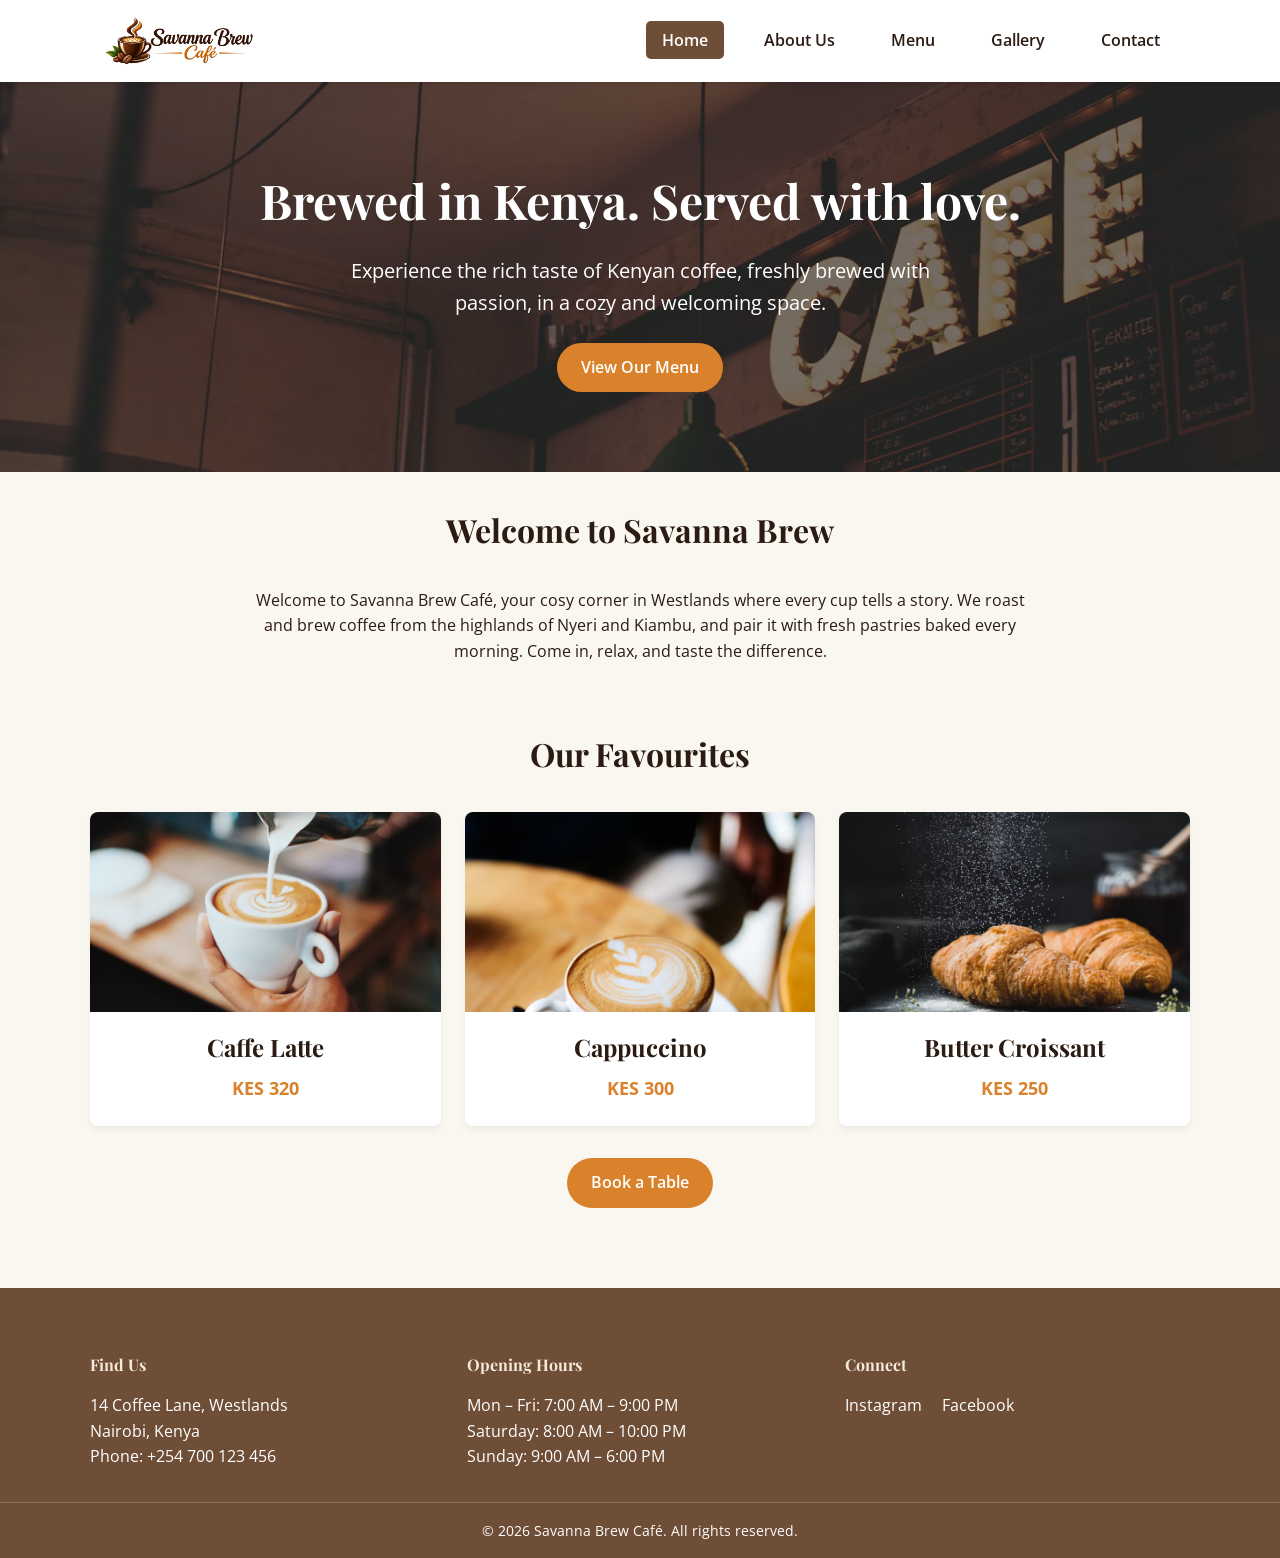
<file: index.html>
<!DOCTYPE html>
<html lang="en">
<head>
  <meta charset="UTF-8">
  <meta name="viewport" content="width=device-width, initial-scale=1.0">
  <title>Savanna Brew Café | Home</title>
  <link rel="stylesheet" href="css/style.css">
</head>
<body>

  <!-- Header & Navigation Bar -->
  <header>
    <div class="nav-container">
      <a href="index.html" class="logo">
        <img src="images/logo.png" alt="Savanna Brew Café Logo">
      </a>
      <nav>
        <ul>
          <li><a href="index.html" class="active">Home</a></li>
          <li><a href="about.html">About Us</a></li>
          <li><a href="menu.html">Menu</a></li>
          <li><a href="gallery.html">Gallery</a></li>
          <li><a href="contact.html">Contact</a></li>
        </ul>
      </nav>
    </div>
  </header>

  <main>
    <!-- Hero Banner Section -->
    <section class="hero">
      <h1>Brewed in Kenya. Served with love.</h1>
      <p>Experience the rich taste of Kenyan coffee, freshly brewed with passion, in a cozy and welcoming space.</p>
      <a href="menu.html" class="btn">View Our Menu</a>
    </section>

    <!-- Welcome Description -->
    <section class="container">
      <h2 class="section-title">Welcome to Savanna Brew</h2>
      <p style="text-align: center; max-width: 800px; margin: 0 auto;">
        Welcome to Savanna Brew Café, your cosy corner in Westlands where every cup tells a story. We roast and brew coffee from the highlands of Nyeri and Kiambu, and pair it with fresh pastries baked every morning. Come in, relax, and taste the difference.
      </p>
    </section>

    <!-- Featured Favourites Cards -->
    <section class="container">
      <h2 class="section-title">Our Favourites</h2>
      <div class="card-grid">
        <article class="card">
          <img src="images/latte.jpg" alt="Caffe Latte mug">
          <h3>Caffe Latte</h3>
          <p class="price">KES 320</p>
        </article>

        <article class="card">
          <img src="images/cappuccino.jpg" alt="Hot Cappuccino with foam art">
          <h3>Cappuccino</h3>
          <p class="price">KES 300</p>
        </article>

        <article class="card">
          <img src="images/croissant.jpg" alt="Freshly baked butter croissant">
          <h3>Butter Croissant</h3>
          <p class="price">KES 250</p>
        </article>
      </div>

      <div style="text-align: center; margin-top: 2rem;">
        <a href="contact.html" class="btn">Book a Table</a>
      </div>
    </section>
  </main>

  <!-- Reusable Footer -->
  <footer>
    <div class="container footer-columns">
      <div class="footer-col">
        <h4>Find Us</h4>
        <p>14 Coffee Lane, Westlands</p>
        <p>Nairobi, Kenya</p>
        <p>Phone: +254 700 123 456</p>
      </div>

      <div class="footer-col">
        <h4>Opening Hours</h4>
        <p>Mon – Fri: 7:00 AM – 9:00 PM</p>
        <p>Saturday: 8:00 AM – 10:00 PM</p>
        <p>Sunday: 9:00 AM – 6:00 PM</p>
      </div>

      <div class="footer-col">
        <h4>Connect</h4>
        <div class="social-links">
          <a href="https://instagram.com" target="_blank" rel="noopener noreferrer">Instagram</a>
          <a href="https://facebook.com" target="_blank" rel="noopener noreferrer">Facebook</a>
        </div>
      </div>
    </div>
    <div class="footer-bottom">
      <p>&copy; 2026 Savanna Brew Café. All rights reserved.</p>
    </div>
  </footer>

</body>
</html>
</file>
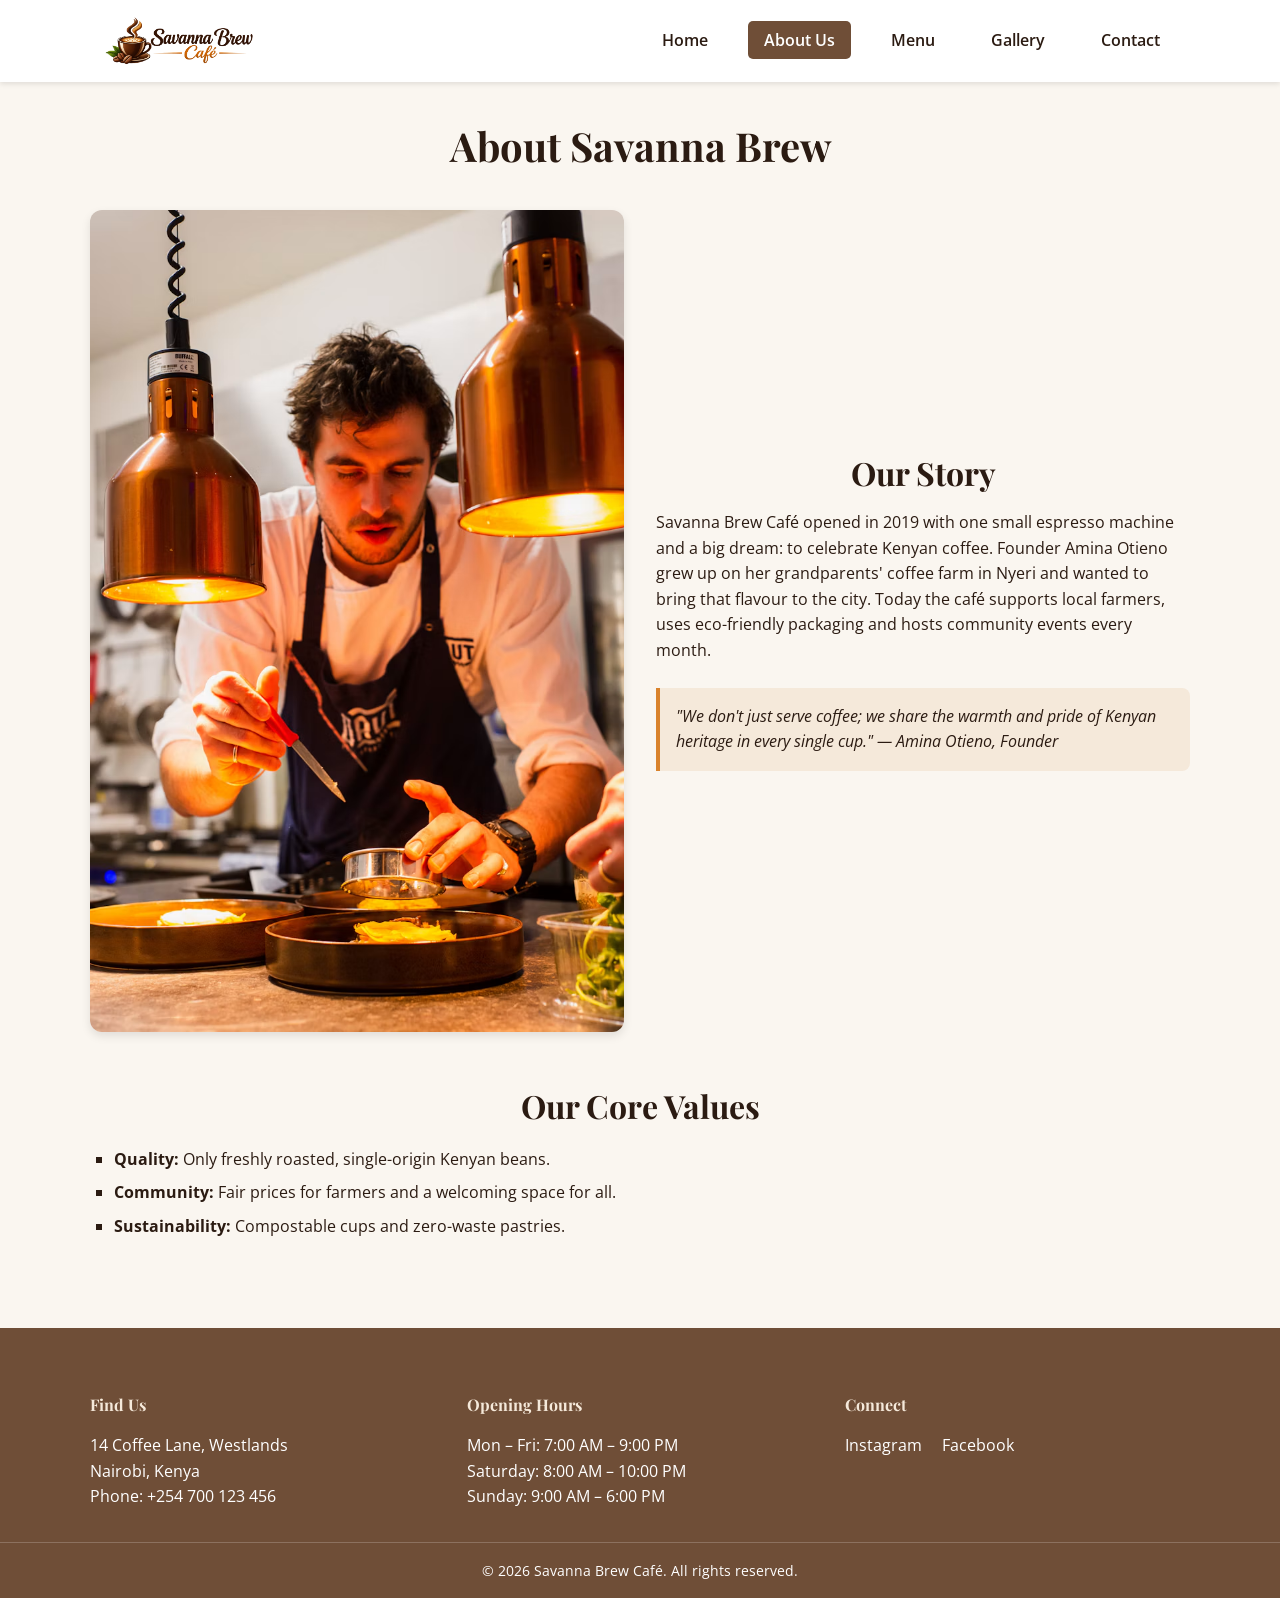
<file: about.html>
<!DOCTYPE html>
<html lang="en">
<head>
  <meta charset="UTF-8">
  <meta name="viewport" content="width=device-width, initial-scale=1.0">
  <title>Savanna Brew Café | About Us</title>
  <link rel="stylesheet" href="css/style.css">
</head>
<body>

  <!-- Header & Navigation Bar -->
  <header>
    <div class="nav-container">
      <a href="index.html" class="logo">
        <img src="images/logo.png" alt="Savanna Brew Café Logo">
      </a>
      <nav>
        <ul>
          <li><a href="index.html">Home</a></li>
          <li><a href="about.html" class="active">About Us</a></li>
          <li><a href="menu.html">Menu</a></li>
          <li><a href="gallery.html">Gallery</a></li>
          <li><a href="contact.html">Contact</a></li>
        </ul>
      </nav>
    </div>
  </header>

  <main class="container">
    <h1 style="text-align: center; margin-bottom: 2rem;">About Savanna Brew</h1>

    <!-- Two-Column Owner Story Section -->
    <section class="about-grid">
      <div class="about-img">
        <img src="images/about-owner.jpg" alt="Amina Otieno, Founder of Savanna Brew Café">
      </div>
      <div class="about-text">
        <h2>Our Story</h2>
        <p>
          Savanna Brew Café opened in 2019 with one small espresso machine and a big dream: to celebrate Kenyan coffee. Founder Amina Otieno grew up on her grandparents' coffee farm in Nyeri and wanted to bring that flavour to the city. Today the café supports local farmers, uses eco-friendly packaging and hosts community events every month.
        </p>
        <blockquote>
          "We don't just serve coffee; we share the warmth and pride of Kenyan heritage in every single cup."
          <cite>— Amina Otieno, Founder</cite>
        </blockquote>
      </div>
    </section>

    <!-- Core Values Section (Unordered List) -->
    <section>
      <h2>Our Core Values</h2>
      <ul class="values-list">
        <li><strong>Quality:</strong> Only freshly roasted, single-origin Kenyan beans.</li>
        <li><strong>Community:</strong> Fair prices for farmers and a welcoming space for all.</li>
        <li><strong>Sustainability:</strong> Compostable cups and zero-waste pastries.</li>
      </ul>
    </section>
  </main>

  <!-- Shared Footer -->
  <footer>
    <div class="container footer-columns">
      <div class="footer-col">
        <h4>Find Us</h4>
        <p>14 Coffee Lane, Westlands</p>
        <p>Nairobi, Kenya</p>
        <p>Phone: +254 700 123 456</p>
      </div>

      <div class="footer-col">
        <h4>Opening Hours</h4>
        <p>Mon – Fri: 7:00 AM – 9:00 PM</p>
        <p>Saturday: 8:00 AM – 10:00 PM</p>
        <p>Sunday: 9:00 AM – 6:00 PM</p>
      </div>

      <div class="footer-col">
        <h4>Connect</h4>
        <div class="social-links">
          <a href="https://instagram.com" target="_blank" rel="noopener noreferrer">Instagram</a>
          <a href="https://facebook.com" target="_blank" rel="noopener noreferrer">Facebook</a>
        </div>
      </div>
    </div>
    <div class="footer-bottom">
      <p>&copy; 2026 Savanna Brew Café. All rights reserved.</p>
    </div>
  </footer>

</body>
</html>
</file>
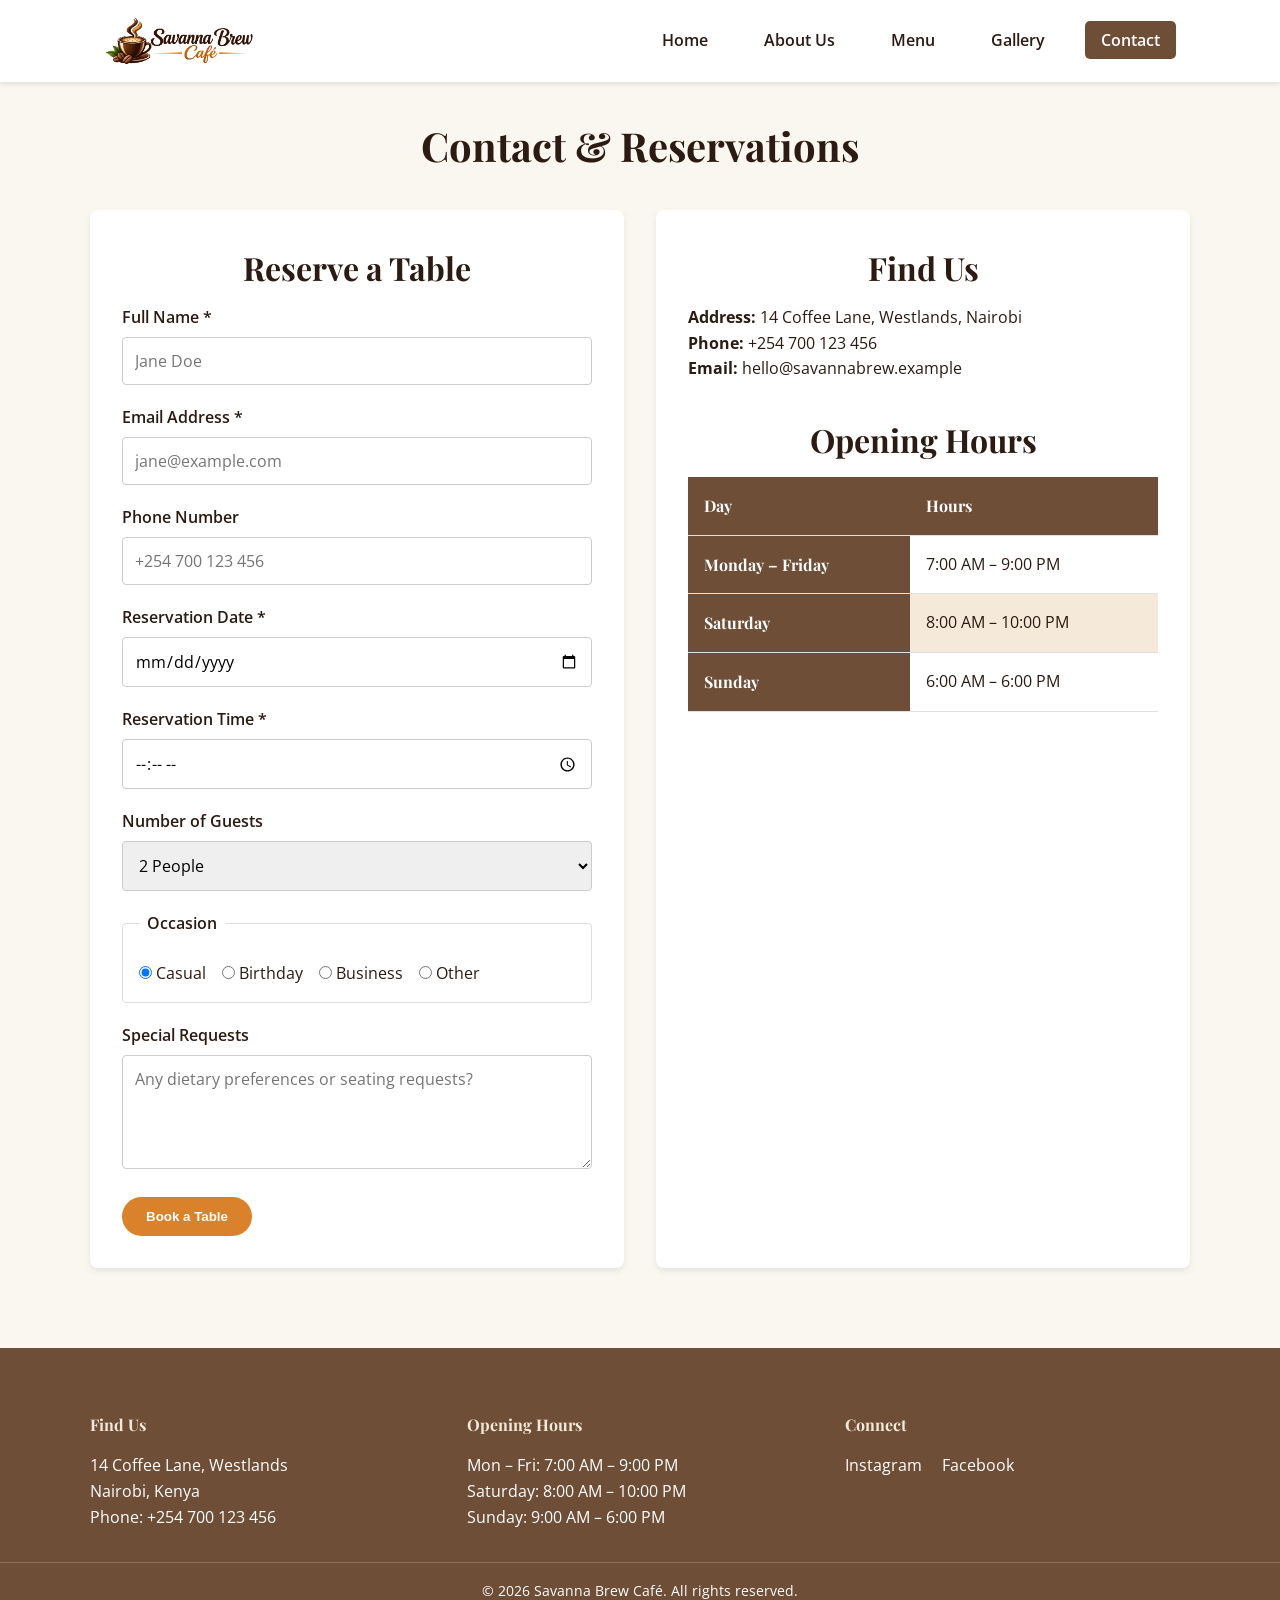
<file: contact.html>
<!DOCTYPE html>
<html lang="en">
<head>
  <meta charset="UTF-8">
  <meta name="viewport" content="width=device-width, initial-scale=1.0">
  <title>Savanna Brew Café | Contact &amp; Reservations</title>
  <link rel="stylesheet" href="css/style.css">
</head>
<body>

  <!-- Header & Navigation Bar -->
  <header>
    <div class="nav-container">
      <a href="index.html" class="logo">
        <img src="images/logo.png" alt="Savanna Brew Café Logo">
      </a>
      <nav>
        <ul>
          <li><a href="index.html">Home</a></li>
          <li><a href="about.html">About Us</a></li>
          <li><a href="menu.html">Menu</a></li>
          <li><a href="gallery.html">Gallery</a></li>
          <li><a href="contact.html" class="active">Contact</a></li>
        </ul>
      </nav>
    </div>
  </header>

  <main class="container">
    <h1 style="text-align: center; margin-bottom: 2rem;">Contact &amp; Reservations</h1>

    <div class="contact-grid">
      <!-- Reservation Form Section -->
      <section class="contact-form-container">
        <h2>Reserve a Table</h2>
        <form action="index.html" method="get">
          <div class="form-group">
            <label for="fullname">Full Name *</label>
            <input type="text" id="fullname" name="fullname" required placeholder="Jane Doe">
          </div>

          <div class="form-group">
            <label for="email">Email Address *</label>
            <input type="email" id="email" name="email" required placeholder="jane@example.com">
          </div>

          <div class="form-group">
            <label for="phone">Phone Number</label>
            <input type="tel" id="phone" name="phone" placeholder="+254 700 123 456">
          </div>

          <div class="form-group">
            <label for="res-date">Reservation Date *</label>
            <input type="date" id="res-date" name="res-date" required>
          </div>

          <div class="form-group">
            <label for="res-time">Reservation Time *</label>
            <input type="time" id="res-time" name="res-time" required>
          </div>

          <div class="form-group">
            <label for="guests">Number of Guests</label>
            <select id="guests" name="guests">
              <option value="1">1 Person</option>
              <option value="2" selected>2 People</option>
              <option value="3">3 People</option>
              <option value="4">4 People</option>
              <option value="5">5 People</option>
              <option value="6+">6+ (Group)</option>
            </select>
          </div>

          <fieldset>
            <legend>Occasion</legend>
            <div class="radio-group">
              <label><input type="radio" name="occasion" value="casual" checked> Casual</label>
              <label><input type="radio" name="occasion" value="birthday"> Birthday</label>
              <label><input type="radio" name="occasion" value="business"> Business</label>
              <label><input type="radio" name="occasion" value="other"> Other</label>
            </div>
          </fieldset>

          <div class="form-group">
            <label for="requests">Special Requests</label>
            <textarea id="requests" name="requests" rows="4" placeholder="Any dietary preferences or seating requests?"></textarea>
          </div>

          <button type="submit" class="btn">Book a Table</button>
        </form>
      </section>

      <!-- Find Us & Opening Hours Section -->
      <section class="contact-info-container">
        <h2>Find Us</h2>
        <p><strong>Address:</strong> 14 Coffee Lane, Westlands, Nairobi</p>
        <p><strong>Phone:</strong> +254 700 123 456</p>
        <p><strong>Email:</strong> hello@savannabrew.example</p>

        <h2 style="margin-top: 2rem;">Opening Hours</h2>
        <div class="table-wrapper">
          <table class="menu-table">
            <thead>
              <tr>
                <th scope="col">Day</th>
                <th scope="col">Hours</th>
              </tr>
            </thead>
            <tbody>
              <tr>
                <th scope="row">Monday – Friday</th>
                <td>7:00 AM – 9:00 PM</td>
              </tr>
              <tr>
                <th scope="row">Saturday</th>
                <td>8:00 AM – 10:00 PM</td>
              </tr>
              <tr>
                <th scope="row">Sunday</th>
                <td>6:00 AM – 6:00 PM</td>
              </tr>
            </tbody>
          </table>
        </div>

        <!-- Embedded Google Map -->
        <iframe 
          class="map-frame"
          src="https://www.google.com/maps/embed?pb=!1m18!1m12!1m3!1d15955.364654921908!2d36.799722!3d-1.266667!2m3!1f0!2f0!3f0!3m2!1i1024!2i768!4f13.1!3m3!1m2!1s0x182f173c0a1f8db7%3A0x280e224e7e6f6630!2sWestlands%2C%20Nairobi!5e0!3m2!1sen!2ske!4v1700000000000!5m2!1sen!2ske"
          allowfullscreen="" 
          loading="lazy" 
          referrerpolicy="no-referrer-when-downgrade"
          title="Savanna Brew Cafe Location Map">
        </iframe>
      </section>
    </div>
  </main>

  <!-- Shared Footer -->
  <footer>
    <div class="container footer-columns">
      <div class="footer-col">
        <h4>Find Us</h4>
        <p>14 Coffee Lane, Westlands</p>
        <p>Nairobi, Kenya</p>
        <p>Phone: +254 700 123 456</p>
      </div>

      <div class="footer-col">
        <h4>Opening Hours</h4>
        <p>Mon – Fri: 7:00 AM – 9:00 PM</p>
        <p>Saturday: 8:00 AM – 10:00 PM</p>
        <p>Sunday: 9:00 AM – 6:00 PM</p>
      </div>

      <div class="footer-col">
        <h4>Connect</h4>
        <div class="social-links">
          <a href="https://instagram.com" target="_blank" rel="noopener noreferrer">Instagram</a>
          <a href="https://facebook.com" target="_blank" rel="noopener noreferrer">Facebook</a>
        </div>
      </div>
    </div>
    <div class="footer-bottom">
      <p>&copy; 2026 Savanna Brew Café. All rights reserved.</p>
    </div>
  </footer>

</body>
</html>
</file>
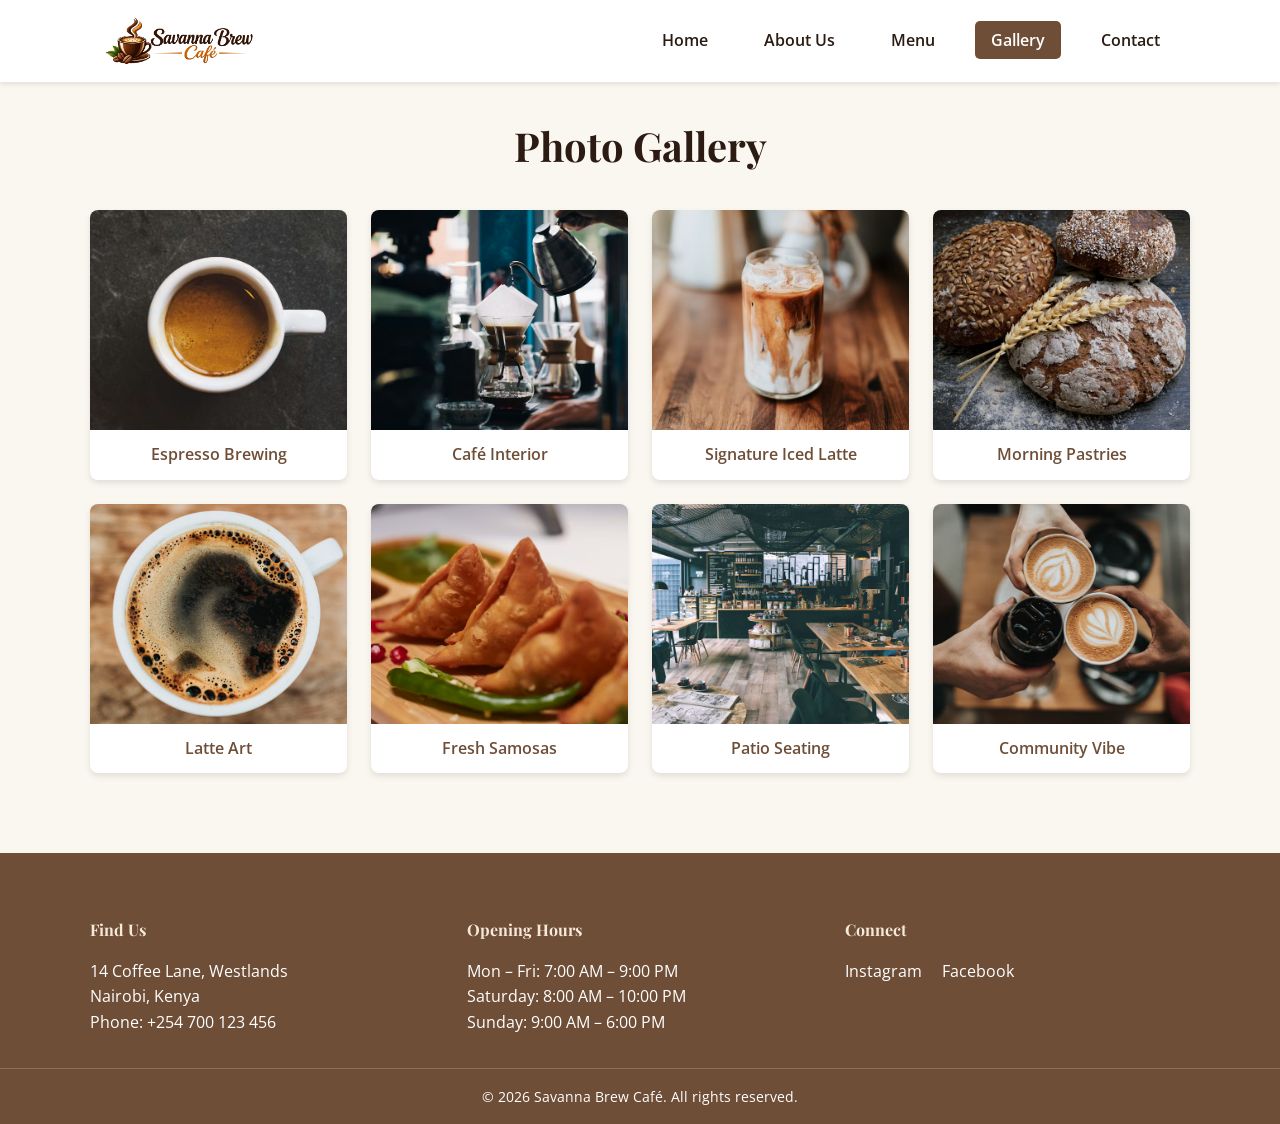
<file: gallery.html>
<!DOCTYPE html>
<html lang="en">
<head>
  <meta charset="UTF-8">
  <meta name="viewport" content="width=device-width, initial-scale=1.0">
  <title>Savanna Brew Café | Photo Gallery</title>
  <link rel="stylesheet" href="css/style.css">
</head>
<body>

  <!-- Header & Navigation Bar -->
  <header>
    <div class="nav-container">
      <a href="index.html" class="logo">
        <img src="images/logo.png" alt="Savanna Brew Café Logo">
      </a>
      <nav>
        <ul>
          <li><a href="index.html">Home</a></li>
          <li><a href="about.html">About Us</a></li>
          <li><a href="menu.html">Menu</a></li>
          <li><a href="gallery.html" class="active">Gallery</a></li>
          <li><a href="contact.html">Contact</a></li>
        </ul>
      </nav>
    </div>
  </header>

  <main class="container">
    <h1 style="text-align: center; margin-bottom: 2rem;">Photo Gallery</h1>

    <!-- 8 Image Grid Layout -->
    <div class="gallery-grid">
      <article class="gallery-item">
        <figure>
          <img src="images/gallery-1.jpg" alt="Barista preparing fresh espresso">
          <figcaption>Espresso Brewing</figcaption>
        </figure>
      </article>

      <article class="gallery-item">
        <figure>
          <img src="images/gallery-2.jpg" alt="Cozy seating area inside Savanna Brew">
          <figcaption>Café Interior</figcaption>
        </figure>
      </article>

      <article class="gallery-item">
        <figure>
          <img src="images/gallery-3.jpg" alt="Iced coffee with milk swirl">
          <figcaption>Signature Iced Latte</figcaption>
        </figure>
      </article>

      <article class="gallery-item">
        <figure>
          <img src="images/gallery-4.jpg" alt="Freshly baked pastries on display">
          <figcaption>Morning Pastries</figcaption>
        </figure>
      </article>

      <article class="gallery-item">
        <figure>
          <img src="images/gallery-5.jpg" alt="Latte art heart shape">
          <figcaption>Latte Art</figcaption>
        </figure>
      </article>

      <article class="gallery-item">
        <figure>
          <img src="images/gallery-6.jpg" alt="Golden brown samosas on a plate">
          <figcaption>Fresh Samosas</figcaption>
        </figure>
      </article>

      <article class="gallery-item">
        <figure>
          <img src="images/gallery-7.jpg" alt="Outdoor seating on a sunny afternoon">
          <figcaption>Patio Seating</figcaption>
        </figure>
      </article>

      <article class="gallery-item">
        <figure>
          <img src="images/gallery-8.jpg" alt="Customer enjoying coffee and reading">
          <figcaption>Community Vibe</figcaption>
        </figure>
      </article>
    </div>
  </main>

  <!-- Shared Footer -->
  <footer>
    <div class="container footer-columns">
      <div class="footer-col">
        <h4>Find Us</h4>
        <p>14 Coffee Lane, Westlands</p>
        <p>Nairobi, Kenya</p>
        <p>Phone: +254 700 123 456</p>
      </div>

      <div class="footer-col">
        <h4>Opening Hours</h4>
        <p>Mon – Fri: 7:00 AM – 9:00 PM</p>
        <p>Saturday: 8:00 AM – 10:00 PM</p>
        <p>Sunday: 9:00 AM – 6:00 PM</p>
      </div>

      <div class="footer-col">
        <h4>Connect</h4>
        <div class="social-links">
          <a href="https://instagram.com" target="_blank" rel="noopener noreferrer">Instagram</a>
          <a href="https://facebook.com" target="_blank" rel="noopener noreferrer">Facebook</a>
        </div>
      </div>
    </div>
    <div class="footer-bottom">
      <p>&copy; 2026 Savanna Brew Café. All rights reserved.</p>
    </div>
  </footer>

</body>
</html>
</file>
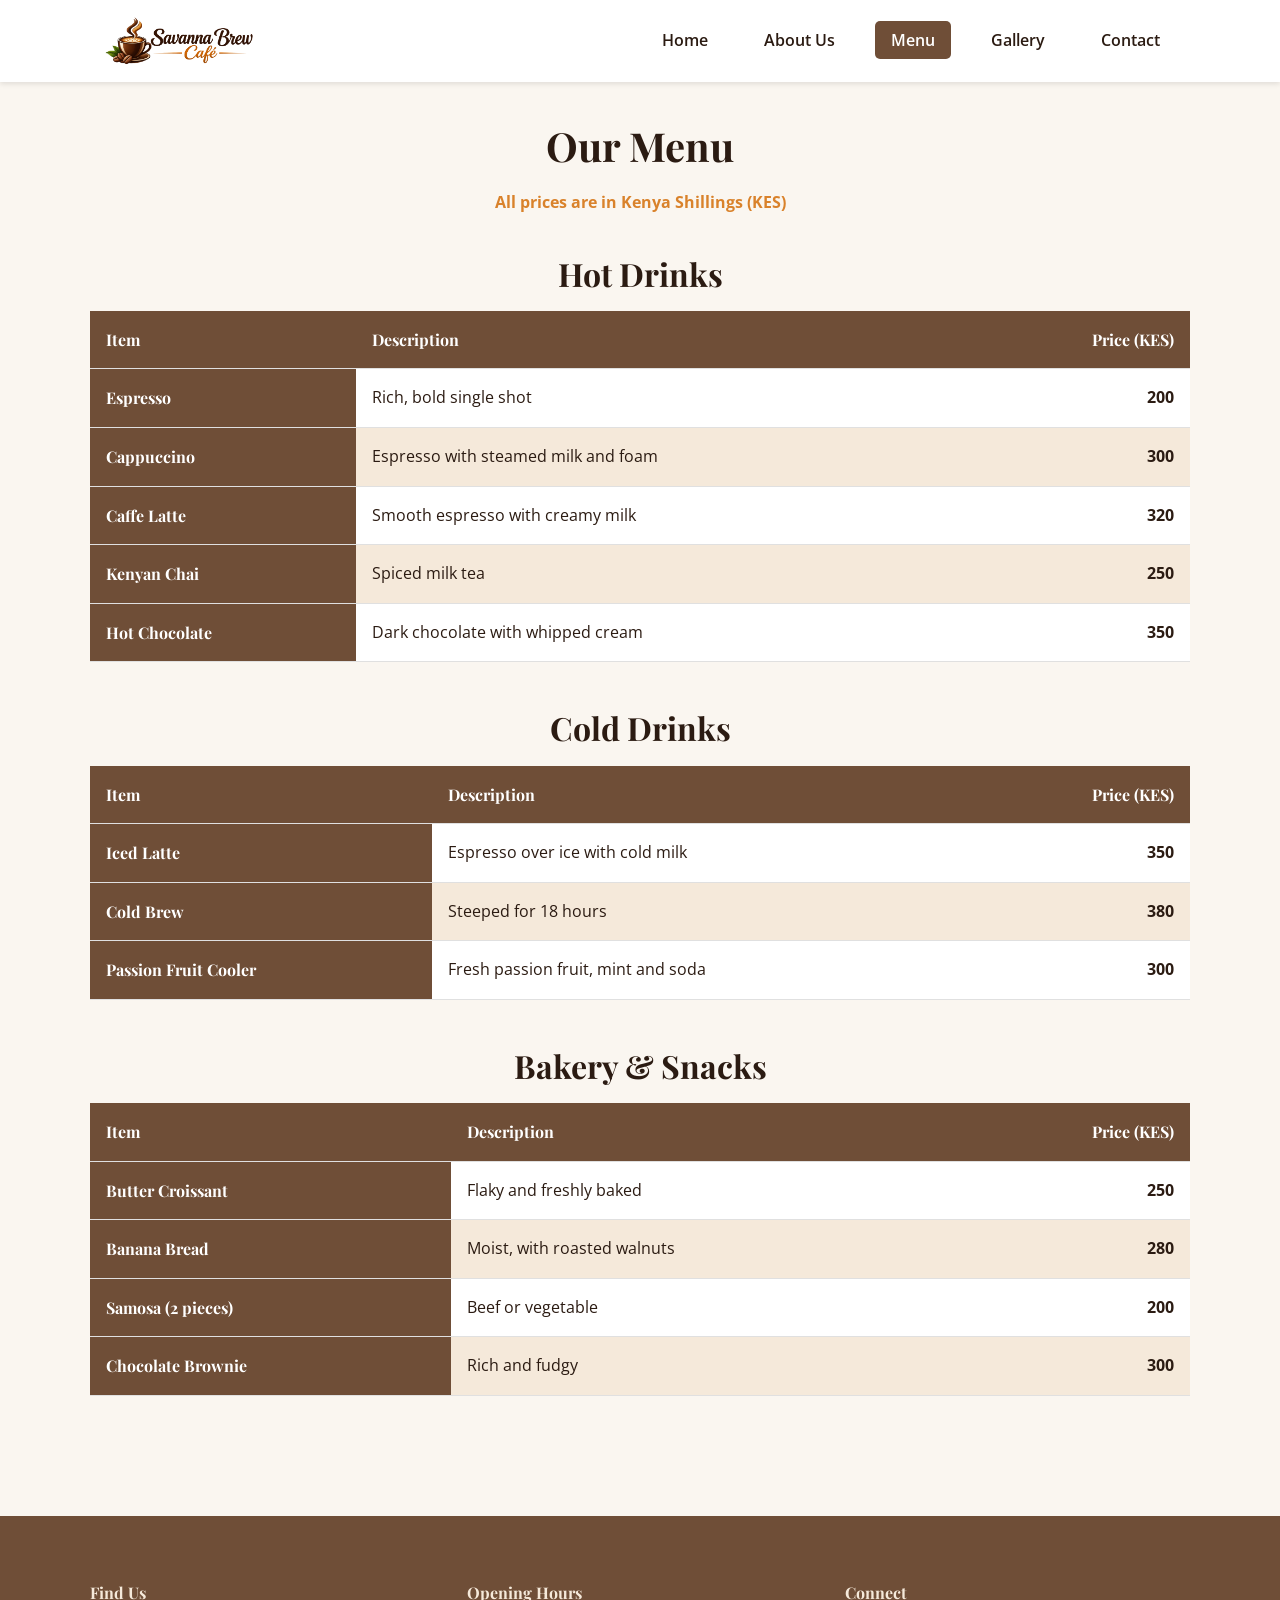
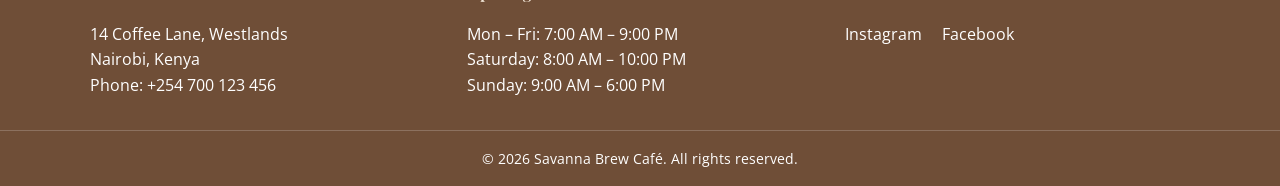
<file: menu.html>
<!DOCTYPE html>
<html lang="en">
<head>
  <meta charset="UTF-8">
  <meta name="viewport" content="width=device-width, initial-scale=1.0">
  <title>Savanna Brew Café | Menu</title>
  <link rel="stylesheet" href="css/style.css">
</head>
<body>

  <!-- Header & Navigation Bar -->
  <header>
    <div class="nav-container">
      <a href="index.html" class="logo">
        <img src="images/logo.png" alt="Savanna Brew Café Logo">
      </a>
      <nav>
        <ul>
          <li><a href="index.html">Home</a></li>
          <li><a href="about.html">About Us</a></li>
          <li><a href="menu.html" class="active">Menu</a></li>
          <li><a href="gallery.html">Gallery</a></li>
          <li><a href="contact.html">Contact</a></li>
        </ul>
      </nav>
    </div>
  </header>

  <main class="container">
    <h1 style="text-align: center;">Our Menu</h1>
    <p style="text-align: center; margin-bottom: 2rem; color: var(--accent-color); font-weight: bold;">All prices are in Kenya Shillings (KES)</p>

    <!-- Hot Drinks Table -->
    <section>
      <h2>Hot Drinks</h2>
      <div class="table-wrapper">
        <table class="menu-table">
          <thead>
            <tr>
              <th scope="col">Item</th>
              <th scope="col">Description</th>
              <th scope="col" style="text-align: right;">Price (KES)</th>
            </tr>
          </thead>
          <tbody>
            <tr>
              <th scope="row">Espresso</th>
              <td>Rich, bold single shot</td>
              <td class="price-col">200</td>
            </tr>
            <tr>
              <th scope="row">Cappuccino</th>
              <td>Espresso with steamed milk and foam</td>
              <td class="price-col">300</td>
            </tr>
            <tr>
              <th scope="row">Caffe Latte</th>
              <td>Smooth espresso with creamy milk</td>
              <td class="price-col">320</td>
            </tr>
            <tr>
              <th scope="row">Kenyan Chai</th>
              <td>Spiced milk tea</td>
              <td class="price-col">250</td>
            </tr>
            <tr>
              <th scope="row">Hot Chocolate</th>
              <td>Dark chocolate with whipped cream</td>
              <td class="price-col">350</td>
            </tr>
          </tbody>
        </table>
      </div>
    </section>

    <!-- Cold Drinks Table -->
    <section>
      <h2>Cold Drinks</h2>
      <div class="table-wrapper">
        <table class="menu-table">
          <thead>
            <tr>
              <th scope="col">Item</th>
              <th scope="col">Description</th>
              <th scope="col" style="text-align: right;">Price (KES)</th>
            </tr>
          </thead>
          <tbody>
            <tr>
              <th scope="row">Iced Latte</th>
              <td>Espresso over ice with cold milk</td>
              <td class="price-col">350</td>
            </tr>
            <tr>
              <th scope="row">Cold Brew</th>
              <td>Steeped for 18 hours</td>
              <td class="price-col">380</td>
            </tr>
            <tr>
              <th scope="row">Passion Fruit Cooler</th>
              <td>Fresh passion fruit, mint and soda</td>
              <td class="price-col">300</td>
            </tr>
          </tbody>
        </table>
      </div>
    </section>

    <!-- Bakery & Snacks Table -->
    <section>
      <h2>Bakery &amp; Snacks</h2>
      <div class="table-wrapper">
        <table class="menu-table">
          <thead>
            <tr>
              <th scope="col">Item</th>
              <th scope="col">Description</th>
              <th scope="col" style="text-align: right;">Price (KES)</th>
            </tr>
          </thead>
          <tbody>
            <tr>
              <th scope="row">Butter Croissant</th>
              <td>Flaky and freshly baked</td>
              <td class="price-col">250</td>
            </tr>
            <tr>
              <th scope="row">Banana Bread</th>
              <td>Moist, with roasted walnuts</td>
              <td class="price-col">280</td>
            </tr>
            <tr>
              <th scope="row">Samosa (2 pieces)</th>
              <td>Beef or vegetable</td>
              <td class="price-col">200</td>
            </tr>
            <tr>
              <th scope="row">Chocolate Brownie</th>
              <td>Rich and fudgy</td>
              <td class="price-col">300</td>
            </tr>
          </tbody>
        </table>
      </div>
    </section>
  </main>

  <!-- Shared Footer -->
  <footer>
    <div class="container footer-columns">
      <div class="footer-col">
        <h4>Find Us</h4>
        <p>14 Coffee Lane, Westlands</p>
        <p>Nairobi, Kenya</p>
        <p>Phone: +254 700 123 456</p>
      </div>

      <div class="footer-col">
        <h4>Opening Hours</h4>
        <p>Mon – Fri: 7:00 AM – 9:00 PM</p>
        <p>Saturday: 8:00 AM – 10:00 PM</p>
        <p>Sunday: 9:00 AM – 6:00 PM</p>
      </div>

      <div class="footer-col">
        <h4>Connect</h4>
        <div class="social-links">
          <a href="https://instagram.com" target="_blank" rel="noopener noreferrer">Instagram</a>
          <a href="https://facebook.com" target="_blank" rel="noopener noreferrer">Facebook</a>
        </div>
      </div>
    </div>
    <div class="footer-bottom">
      <p>&copy; 2026 Savanna Brew Café. All rights reserved.</p>
    </div>
  </footer>

</body>
</html>
</file>
<file: css/style.css>
/* ==========================================================================
   1. CSS VARIABLES & RESET
   ========================================================================== */
@import url('https://fonts.googleapis.com/css2?family=Open+Sans:wght@400;600&family=Playfair+Display:wght@600;700&display=swap');

:root {
  --primary-color: #6F4E37;   /* Coffee Brown */
  --secondary-color: #F5E9DA; /* Cream */
  --accent-color: #D9822B;    /* Savanna Orange */
  --dark-text: #2B1B12;       /* Dark Text */
  --white: #FFFFFF;
  --heading-font: 'Playfair Display', Georgia, serif;
  --body-font: 'Open Sans', Arial, sans-serif;
  --transition: all 0.3s ease;
}

* {
  box-sizing: border-box;
  margin: 0;
  padding: 0;
}

body {
  font-family: var(--body-font);
  font-size: 16px;
  line-height: 1.6;
  color: var(--dark-text);
  background-color: #FAF6F0;
  display: flex;
  flex-direction: column;
  min-height: 100vh;
}

main {
  flex: 1;
}

img {
  max-width: 100%;
  height: auto;
  display: block;
}

a {
  text-decoration: none;
  color: inherit;
}

/* ==========================================================================
   2. TYPOGRAPHY & REUSABLE COMPONENTS
   ========================================================================== */
h1, h2, h3, h4 {
  font-family: var(--heading-font);
  color: var(--dark-text);
  margin-bottom: 0.75rem;
}

h1 { font-size: 2.5rem; }
h2 { font-size: 2rem; text-align: center; }
h3 { font-size: 1.5rem; }

.container {
  width: 90%;
  max-width: 1100px;
  margin: 0 auto;
  padding: 2rem 0;
}

.section-title {
  margin-bottom: 2rem;
  position: relative;
}

.btn {
  display: inline-block;
  background-color: var(--accent-color);
  color: var(--white);
  padding: 0.75rem 1.5rem;
  border-radius: 25px;
  font-weight: 600;
  border: none;
  cursor: pointer;
  transition: var(--transition);
}

.btn:hover, .btn:focus {
  background-color: #b8691f;
  transform: translateY(-2px);
  outline: none;
}

/* ==========================================================================
   3. HEADER & NAVIGATION (Flexbox)
   ========================================================================== */
header {
  background-color: var(--white);
  box-shadow: 0 2px 5px rgba(0,0,0,0.1);
  position: sticky;
  top: 0;
  z-index: 100;
}

.nav-container {
  display: flex;
  justify-content: space-between;
  align-items: center;
  padding: 1rem 5%;
  max-width: 1200px;
  margin: 0 auto;
}

.logo img {
  height: 50px;
}

nav ul {
  display: flex;
  list-style: none;
  gap: 1.5rem;
}

nav a {
  font-weight: 600;
  color: var(--dark-text);
  padding: 0.5rem 1rem;
  border-radius: 5px;
  transition: var(--transition);
}

nav a:hover, nav a:focus {
  color: var(--accent-color);
  outline: none;
}

nav a.active {
  background-color: var(--primary-color);
  color: var(--white);
}

/* ==========================================================================
   4. HERO SECTION
   ========================================================================== */
.hero {
  background: linear-gradient(rgba(43, 27, 18, 0.6), rgba(43, 27, 18, 0.6)), url('../images/hero.jpg') center/cover no-repeat;
  color: var(--white);
  text-align: center;
  padding: 5rem 1rem;
}

.hero h1 {
  color: var(--white);
  font-size: 3rem;
  margin-bottom: 1rem;
}

.hero p {
  font-size: 1.25rem;
  margin-bottom: 1.5rem;
  max-width: 600px;
  margin-left: auto;
  margin-right: auto;
}

/* ==========================================================================
   5. CARDS SECTION (Flexbox)
   ========================================================================== */
.card-grid {
  display: flex;
  gap: 1.5rem;
  justify-content: space-between;
  margin-top: 1.5rem;
}

.card {
  background: var(--white);
  border-radius: 8px;
  overflow: hidden;
  box-shadow: 0 4px 6px rgba(0,0,0,0.05);
  flex: 1;
  text-align: center;
  padding-bottom: 1.5rem;
  transition: var(--transition);
}

.card:hover {
  transform: translateY(-5px);
  box-shadow: 0 8px 15px rgba(0,0,0,0.15);
}

.card img {
  width: 100%;
  height: 200px;
  object-fit: cover;
}

.card h3 {
  margin: 1rem 0 0.5rem;
}

.card .price {
  font-weight: bold;
  color: var(--accent-color);
  font-size: 1.1rem;
}

/* ==========================================================================
   6. ABOUT PAGE LAYOUT
   ========================================================================== */
.about-grid {
  display: flex;
  gap: 2rem;
  align-items: center;
  margin-bottom: 3rem;
}

.about-img {
  flex: 1;
}

.about-img img {
  border-radius: 12px;
  box-shadow: 0 4px 10px rgba(0,0,0,0.1);
}

.about-text {
  flex: 1;
}

blockquote {
  border-left: 4px solid var(--accent-color);
  padding-left: 1rem;
  margin: 1.5rem 0;
  font-style: italic;
  background-color: var(--secondary-color);
  padding: 1rem;
  border-radius: 0 8px 8px 0;
}

.values-list {
  list-style-type: square;
  padding-left: 1.5rem;
  margin-top: 1rem;
}

.values-list li {
  margin-bottom: 0.5rem;
}

/* ==========================================================================
   7. MENU TABLES
   ========================================================================== */
.table-wrapper {
  overflow-x: auto;
  margin-bottom: 2.5rem;
}

.menu-table {
  width: 100%;
  border-collapse: collapse;
  background-color: var(--white);
  box-shadow: 0 2px 5px rgba(0,0,0,0.05);
}

.menu-table th, .menu-table td {
  padding: 1rem;
  text-align: left;
  border-bottom: 1px solid #E0E0E0;
}

.menu-table th {
  background-color: var(--primary-color);
  color: var(--white);
  font-family: var(--heading-font);
}

.menu-table tbody tr:nth-child(even) {
  background-color: var(--secondary-color);
}

.menu-table tbody tr:hover {
  background-color: #EBD6C1;
}

.menu-table td.price-col {
  text-align: right;
  font-weight: bold;
}

/* ==========================================================================
   8. GALLERY (CSS Grid)
   ========================================================================== */
.gallery-grid {
  display: grid;
  grid-template-columns: repeat(4, 1fr);
  gap: 1.5rem;
}

.gallery-item {
  background-color: var(--white);
  border-radius: 8px;
  overflow: hidden;
  box-shadow: 0 3px 6px rgba(0,0,0,0.1);
}

.gallery-item figure {
  margin: 0;
  overflow: hidden;
}

.gallery-item img {
  width: 100%;
  height: 220px;
  object-fit: cover;
  transition: var(--transition);
}

.gallery-item:hover img {
  transform: scale(1.08);
}

.gallery-item figcaption {
  padding: 0.75rem;
  text-align: center;
  font-weight: 600;
  color: var(--primary-color);
}

/* ==========================================================================
   9. CONTACT & RESERVATION FORM
   ========================================================================== */
.contact-grid {
  display: flex;
  gap: 2rem;
}

.contact-form-container, .contact-info-container {
  flex: 1;
  background: var(--white);
  padding: 2rem;
  border-radius: 8px;
  box-shadow: 0 3px 6px rgba(0,0,0,0.08);
}

.form-group {
  margin-bottom: 1.25rem;
}

.form-group label {
  display: block;
  margin-bottom: 0.4rem;
  font-weight: 600;
}

.form-group input,
.form-group select,
.form-group textarea {
  width: 100%;
  padding: 0.75rem;
  border: 1px solid #CCC;
  border-radius: 4px;
  font-family: var(--body-font);
  font-size: 1rem;
}

.form-group input:focus,
.form-group select:focus,
.form-group textarea:focus {
  outline: 2px solid var(--accent-color);
  border-color: transparent;
}

fieldset {
  border: 1px solid #DDD;
  padding: 1rem;
  border-radius: 4px;
  margin-bottom: 1.25rem;
}

legend {
  padding: 0 0.5rem;
  font-weight: 600;
}

.radio-group {
  display: flex;
  gap: 1rem;
  margin-top: 0.5rem;
}

.radio-group label {
  font-weight: normal;
}

.map-frame {
  width: 100%;
  height: 200px;
  border: none;
  border-radius: 8px;
  margin-top: 1rem;
}

/* ==========================================================================
   10. FOOTER
   ========================================================================== */
footer {
  background-color: var(--primary-color);
  color: var(--white);
  margin-top: 3rem;
  padding-top: 2rem;
}

.footer-columns {
  display: flex;
  justify-content: space-between;
  gap: 2rem;
  padding-bottom: 2rem;
}

.footer-col {
  flex: 1;
}

.footer-col h4 {
  color: var(--secondary-color);
  margin-bottom: 1rem;
}

.footer-bottom {
  text-align: center;
  padding: 1rem 0;
  border-top: 1px solid rgba(255, 255, 255, 0.2);
  font-size: 0.9rem;
}

.social-links a {
  display: inline-block;
  margin-right: 1rem;
  color: var(--white);
}

.social-links a:hover {
  color: var(--accent-color);
}

/* ==========================================================================
   11. RESPONSIVE MEDIA QUERIES (768px and below)
   ========================================================================== */
@media screen and (max-width: 768px) {
  .nav-container {
    flex-direction: column;
    gap: 1rem;
  }

  nav ul {
    flex-direction: column;
    width: 100%;
    text-align: center;
    gap: 0.5rem;
  }

  .hero h1 {
    font-size: 2rem;
  }

  .card-grid, .about-grid, .contact-grid, .footer-columns {
    flex-direction: column;
  }

  .gallery-grid {
    grid-template-columns: repeat(2, 1fr);
  }
}

@media screen and (max-width: 480px) {
  .gallery-grid {
    grid-template-columns: 1fr;
  }
}
</file>
